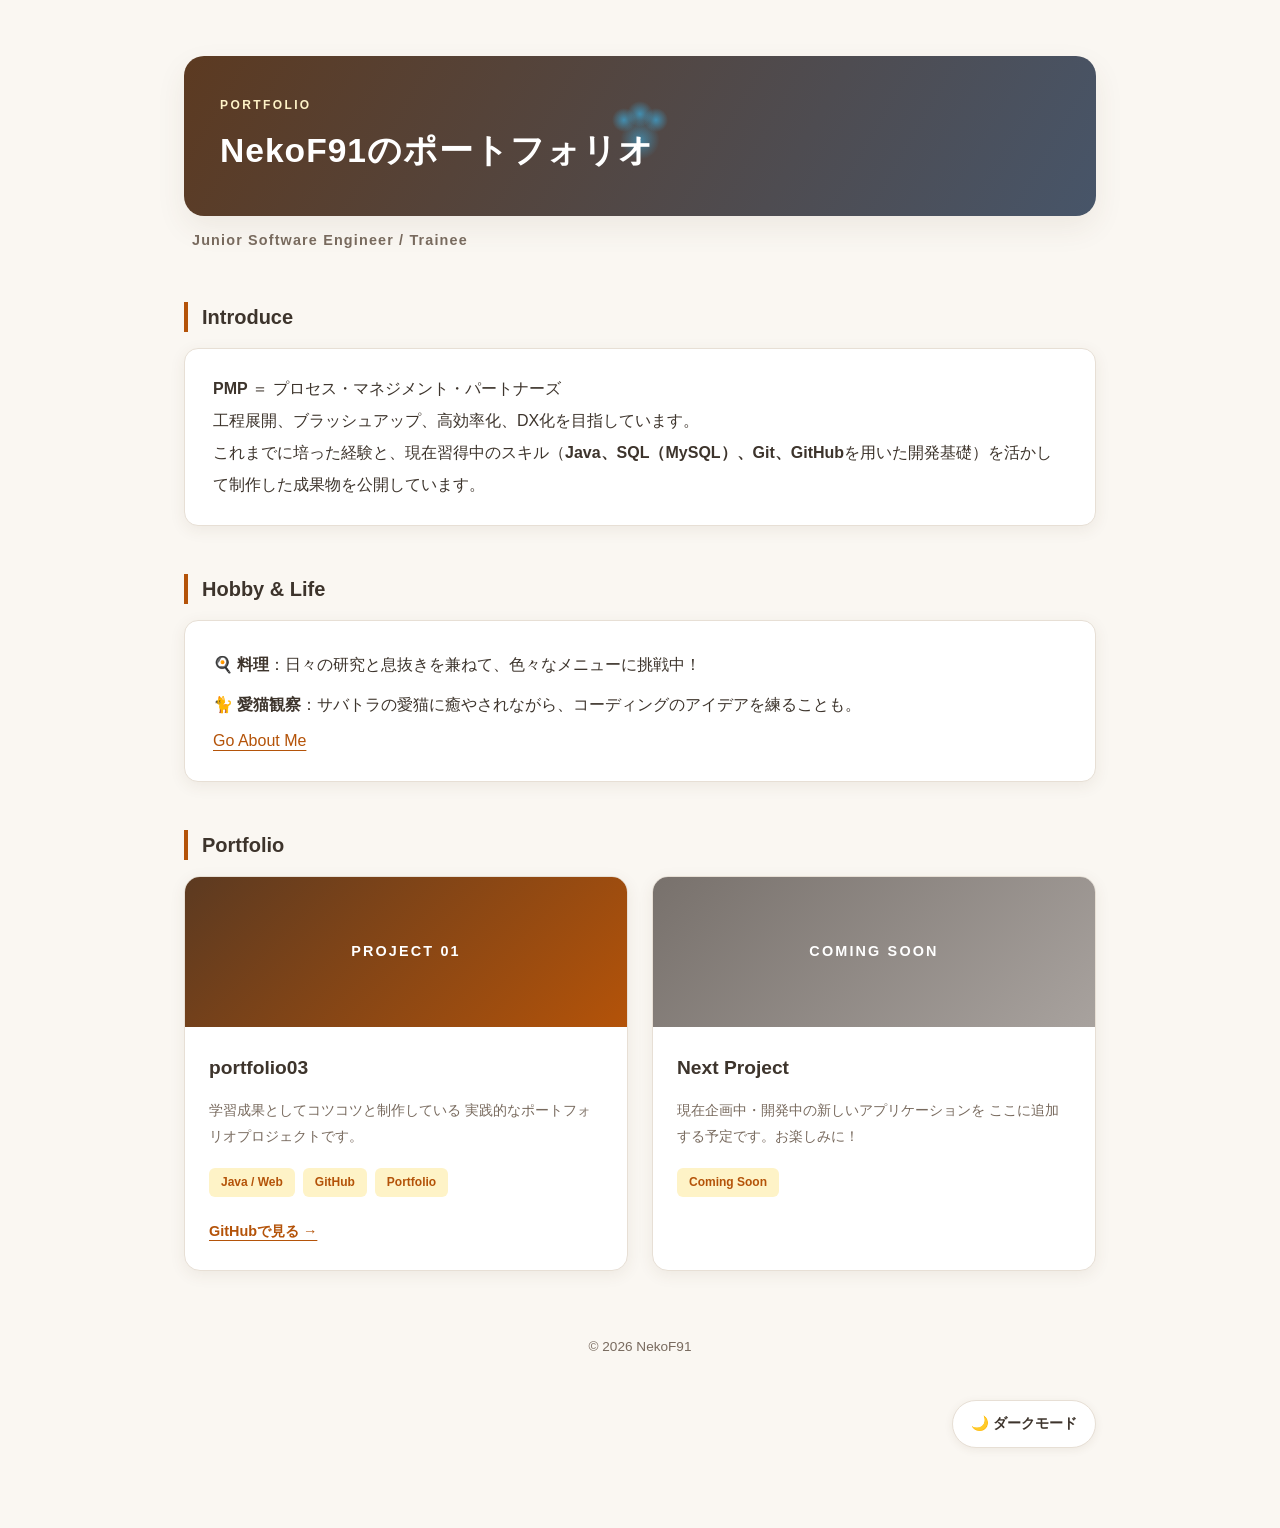
<file: index.html>
<!DOCTYPE html>
<html lang="ja">

<head>
	<meta charset="UTF-8">
	<meta name="viewport" content="width=device-width, initial-scale=1.0">
	<link rel="stylesheet" href="css/style.css">
	<script src="js/main.js" defer></script>
	<title>NekoF91 | Portfolio</title>
</head>

<body>
	<!-- ヘッダー（サイトの顔となる部分） -->
	<header class="site-header">
		<h1>NekoF91のポートフォリオ</h1>
		<p class="site-subtitle">Junior Software Engineer / Trainee</p>
	</header>

	<main>
		<!-- イントロダクション -->
		<section class="intro-section">
			<h2 class="reveal">Introduce</h2>
			<div class="intro-box">
				<p>
					<strong>PMP</strong> ＝ プロセス・マネジメント・パートナーズ<br>
					工程展開、ブラッシュアップ、高効率化、DX化を目指しています。<br>
					これまでに培った経験と、現在習得中のスキル（<strong>Java、SQL（MySQL）、Git、GitHub</strong>を用いた開発基礎）を活かして制作した成果物を公開しています。
				</p>
			</div>
		</section>

		<!-- 趣味・パーソナリティ -->
		<section class="hobby-section">
			<h2 class="reveal">Hobby & Life</h2>
			<div class="hobby-content">
				<p>🍳 <strong>料理</strong>：日々の研究と息抜きを兼ねて、色々なメニューに挑戦中！</p>
				<p>🐈 <strong>愛猫観察</strong>：サバトラの愛猫に癒やされながら、コーディングのアイデアを練ることも。</p>
				<a href="aboutme.html">Go About Me</a>
			</div>
		</section>
		

		<!-- ポートフォリオ作品一覧 -->
		<section class="portfolio-section">
			<h2 class="reveal">Portfolio</h2>
			<div class="portfolio-grid">
				<!-- 作品1：portfolio03 -->
				<article class="portfolio-card reveal">
					<div class="portfolio-image">
						<span>PROJECT 01</span>
					</div>
					<div class="portfolio-content">
						<h3>portfolio03</h3>
						<p class="portfolio-description">
							学習成果としてコツコツと制作している
							実践的なポートフォリオプロジェクトです。
						</p>
						<div class="portfolio-tags">
							<span>Java / Web</span>
							<span>GitHub</span>
							<span>Portfolio</span>
						</div>
						<a class="portfolio-link"
						   href="https://github.com/catnekoneko91-alt/portfolio03"
						   target="_blank"
						   rel="noopener noreferrer">
							GitHubで見る →
						</a>
					</div>
				</article>

				<!-- 作品2：今後追加予定 -->
				<article class="portfolio-card reveal">
					<div class="portfolio-image portfolio-image-next">
						<span>COMING SOON</span>
					</div>
					<div class="portfolio-content">
						<h3>Next Project</h3>
						<p class="portfolio-description">
							現在企画中・開発中の新しいアプリケーションを
							ここに追加する予定です。お楽しみに！
						</p>
						<div class="portfolio-tags">
							<span>Coming Soon</span>
						</div>
					</div>
				</article>
			</div>
		</section>
	</main>

	<!-- フッター -->
	<footer class="site-footer">
		<p>&copy; 2026 NekoF91</p>
	</footer>
	
	<!-- ダークモード切替ボタン -->
	<button id="themeToggle" class="theme-toggle" type="button" aria-pressed="false">
		🌙 ダークモード
	</button>
</body>

</html>
</file>
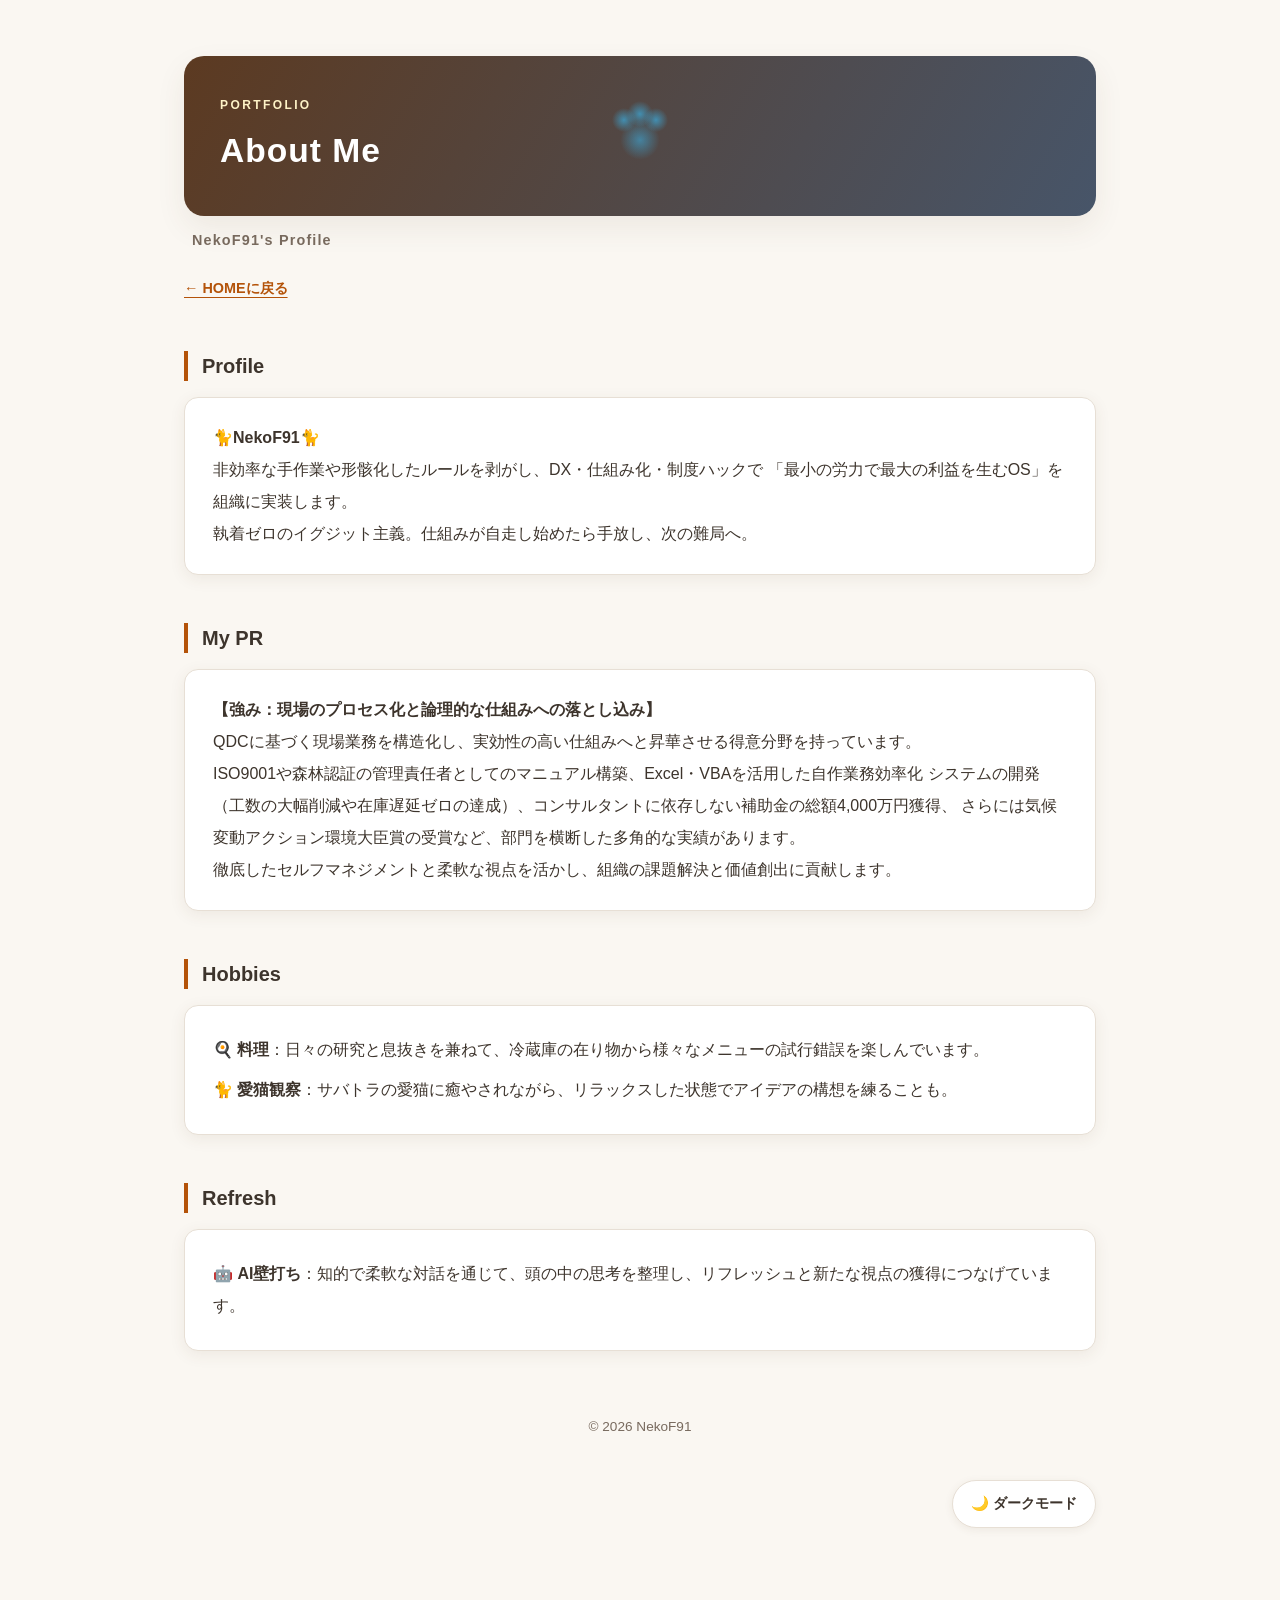
<file: aboutme.html>
<!DOCTYPE html>
<html lang="ja">

<head>
	<meta charset="UTF-8">
	<meta name="viewport" content="width=device-width, initial-scale=1.0">
	<link rel="stylesheet" href="css/style.css">
	<script src="js/main.js" defer></script>
	<title>About Me | NekoF91 Portfolio</title>
</head>

<body>
	<!-- ヘッダー -->
	<header class="site-header">
		<h1>About Me</h1>
		<p class="site-subtitle">NekoF91's Profile</p>
		<nav aria-label="ページナビ" style="margin-top: 20px;">
			<a href="index.html" class="portfolio-link">← HOMEに戻る</a>
		</nav>
	</header>
	
	<main>
		<!-- Profile：自己紹介、現在の取得中内容、仕事受注を目指す理由 -->
		<section class="intro-section">
			<h2 class="reveal">Profile</h2>
			<div class="intro-box">
				<p>
					<strong>🐈NekoF91🐈</strong><br>
					非効率な手作業や形骸化したルールを剥がし、DX・仕組み化・制度ハックで
					「最小の労力で最大の利益を生むOS」を組織に実装します。<br>
					執着ゼロのイグジット主義。仕組みが自走し始めたら手放し、次の難局へ。
				</p>
			</div>
		</section>

		<!-- My PR：自身の強み・長所と具体的な経験 -->
		<section class="portfolio-section">
			<h2 class="reveal">My PR</h2>
			<div class="intro-box">
				<p>
					<strong>【強み：現場のプロセス化と論理的な仕組みへの落とし込み】</strong><br>
					QDCに基づく現場業務を構造化し、実効性の高い仕組みへと昇華させる得意分野を持っています。<br>
					ISO9001や森林認証の管理責任者としてのマニュアル構築、Excel・VBAを活用した自作業務効率化
					システムの開発（工数の大幅削減や在庫遅延ゼロの達成）、コンサルタントに依存しない補助金の総額4,000万円獲得、
					さらには気候変動アクション環境大臣賞の受賞など、部門を横断した多角的な実績があります。<br>
					徹底したセルフマネジメントと柔軟な視点を活かし、組織の課題解決と価値創出に貢献します。
				</p>
			</div>
		</section>

		<!-- Hobbies：趣味や好きな事 -->
		<section class="hobby-section">
			<h2 class="reveal">Hobbies</h2>
			<div class="hobby-content">
				<p>🍳 <strong>料理</strong>：日々の研究と息抜きを兼ねて、冷蔵庫の在り物から様々なメニューの試行錯誤を楽しんでいます。</p>
				<p>🐈 <strong>愛猫観察</strong>：サバトラの愛猫に癒やされながら、リラックスした状態でアイデアの構想を練ることも。</p>
			</div>
		</section>

		<!-- Refresh：ストレス解消法や気分転換の方法 -->
		<section class="stress-section">
			<h2 class="reveal">Refresh</h2>
			<div class="hobby-content">
				<p>🤖 <strong>AI壁打ち</strong>：知的で柔軟な対話を通じて、頭の中の思考を整理し、リフレッシュと新たな視点の獲得につなげています。</p>
			</div>
		</section>
	</main>

	<!-- フッター -->
	<footer class="site-footer">
		<p>&copy; 2026 NekoF91</p>
	</footer>

	<!-- ダークモード切替ボタン -->
	<button id="themeToggle" class="theme-toggle" type="button" aria-pressed="false">
		🌙 ダークモード
	</button>
</body>

</html>
</file>
<file: css/style.css>
/* =========================================================
   カラー変数（ここを変えるだけで全体の色味が変わります！）
   ※現在は「カフェ＆三毛猫（ウォーム系）」を設定中
   ========================================================= */
:root {
    --bg-page: #faf7f2;              /* ページ全体の背景（温かみのあるクリーム） */
    --bg-card: #ffffff;              /* カードの背景 */
    --text-main: #3d342c;            /* メイン文字色（濃いブラウン） */
    --text-muted: #786a5e;           /* 補足文字色 */
    --accent-dark: #5c3a21;          /* 濃いアクセント（エスプレッソブラウン） */
    --accent-main: #b45309;          /* メインアクセント（キャラメル・テラコッタ） */
    --accent-light: #fef3c7;         /* 薄いアクセント（タグ背景など） */
    --accent-glow: rgba(251, 191, 36, 0.35); /* マウス連動の光の色 */
    --border-color: #e7dfd5;         /* 枠線 */
    --shadow-color: rgba(92, 58, 33, 0.08);
}

/* ダークモード用の色設定 */
html.dark {
    --bg-page: #181412;
    --bg-card: #241e1b;
    --text-main: #e7e0d8;
    --text-muted: #a89b91;
    --accent-dark: #452715;
    --accent-main: #f59e0b;          /* 暗闇で光る猫の瞳のようなアンバー */
    --accent-light: #3f2817;
    --accent-glow: rgba(245, 158, 11, 0.3);
    --border-color: #3d332d;
    --shadow-color: rgba(0, 0, 0, 0.35);
}


/* =========================================================
   共通設定・ベース
   ========================================================= */
*, *::before, *::after {
    box-sizing: border-box;
}

html {
    min-height: 100%;
    background-color: var(--bg-page);
    transition: background-color 0.3s ease;
}

body {
    max-width: 960px;
    margin: 0 auto;
    padding: 56px 24px 80px;
    font-family: "Segoe UI", "Hiragino Kaku Gothic ProN",
        "Yu Gothic", Meiryo, sans-serif;
    color: var(--text-main);
    line-height: 1.8;
    overflow-wrap: anywhere;
}


/* =========================================================
   ヘッダー・タイトル
   ========================================================= */
.site-header {
    margin-bottom: 44px;
}

h1 {
    margin: 0;
    padding: 40px 36px;
    border-radius: 20px;
    background:
        radial-gradient(circle at var(--mouse-x, 50%) var(--mouse-y, 50%),
            var(--accent-glow), transparent 45%),
        linear-gradient(120deg, var(--accent-dark), var(--accent-main));
    box-shadow: 0 12px 30px var(--shadow-color);
    color: #ffffff;
    font-size: clamp(1.5rem, 3.5vw, 2.1rem);
    line-height: 1.5;
    letter-spacing: 0.03em;
}

h1::before {
    content: "PORTFOLIO";
    display: block;
    margin-bottom: 12px;
    color: var(--accent-light);
    font-size: 0.75rem;
    font-weight: 600;
    letter-spacing: 0.2em;
}

.site-subtitle {
    margin: 12px 0 0 8px;
    padding: 0;
    border: none;
    background: transparent;
    box-shadow: none;
    color: var(--text-muted);
    font-size: 0.9rem;
    font-weight: 600;
    letter-spacing: 0.08em;
}


/* =========================================================
   見出し・テキスト・セクション
   ========================================================= */
h2 {
    margin: 48px 0 16px;
    padding-left: 14px;
    border-left: 4px solid var(--accent-main);
    color: var(--text-main);
    font-size: 1.25rem;
    line-height: 1.5;
}

.intro-box p,
.hobby-content {
    margin: 0;
    padding: 24px 28px;
    border: 1px solid var(--border-color);
    border-radius: 14px;
    background-color: var(--bg-card);
    box-shadow: 0 4px 16px var(--shadow-color);
    line-height: 2;
}

.hobby-content p {
    margin: 0;
    padding: 4px 0;
    border: none;
    background: transparent;
    box-shadow: none;
}


/* =========================================================
   リンク・ボタン共通
   ========================================================= */
a {
    color: var(--accent-main);
    text-decoration-thickness: 1px;
    text-underline-offset: 4px;
    transition: opacity 0.2s ease;
}

a:hover {
    opacity: 0.8;
    text-decoration-thickness: 2px;
}

a:focus-visible,
.theme-toggle:focus-visible {
    outline: 3px solid var(--accent-main);
    outline-offset: 3px;
}

.theme-toggle {
    display: block;
    margin: 40px 0 0 auto;
    padding: 10px 18px;
    border: 1px solid var(--border-color);
    border-radius: 999px;
    background: var(--bg-card);
    color: var(--text-main);
    font: inherit;
    font-size: 0.9rem;
    font-weight: 700;
    cursor: pointer;
    box-shadow: 0 2px 8px var(--shadow-color);
    transition: background-color 0.2s, transform 0.2s, border-color 0.2s;
}

.theme-toggle:hover {
    border-color: var(--accent-main);
    transform: translateY(-2px);
}


/* =========================================================
   JavaScript と組み合わせた演出
   ========================================================= */
.js-enabled .reveal {
    opacity: 0;
    transform: translateY(22px);
    transition: opacity 0.7s ease, transform 0.7s ease;
}

.js-enabled .reveal.is-visible {
    opacity: 1;
    transform: translateY(0);
}


/* ==========================================
   ポートフォリオ一覧（グリッド・カード）
   ========================================== */
.portfolio-grid {
    display: grid;
    grid-template-columns: repeat(2, minmax(0, 1fr));
    gap: 24px;
}

.portfolio-grid .portfolio-card {
    padding: 0;
    overflow: hidden;
    background: var(--bg-card);
    border: 1px solid var(--border-color);
    border-radius: 16px;
    box-shadow: 0 4px 16px var(--shadow-color);
    color: var(--text-main);
    transition: transform 0.25s ease, box-shadow 0.25s ease, opacity 0.7s ease;
}

.portfolio-grid .portfolio-card.is-visible:hover {
    transform: translateY(-5px);
    box-shadow: 0 12px 32px var(--shadow-color);
}

.portfolio-image {
    display: flex;
    align-items: center;
    justify-content: center;
    height: 150px;
    background: linear-gradient(135deg, var(--accent-dark), var(--accent-main));
    color: #ffffff;
    font-size: 0.9rem;
    font-weight: 700;
    letter-spacing: 0.15em;
}

.portfolio-image-next {
    background: linear-gradient(135deg, #78716c, #a8a29e);
}

.portfolio-content {
    padding: 24px;
}

.portfolio-content h3 {
    margin: 0 0 12px;
    color: var(--text-main);
    font-size: 1.2rem;
}

.portfolio-grid .portfolio-description {
    margin: 0 0 18px;
    padding: 0;
    border: none;
    background: transparent;
    box-shadow: none;
    color: var(--text-muted);
    font-size: 0.9rem;
    line-height: 1.8;
}

.portfolio-tags {
    display: flex;
    flex-wrap: wrap;
    gap: 8px;
    margin-bottom: 20px;
}

.portfolio-tags span {
    padding: 4px 12px;
    border-radius: 6px;
    background: var(--accent-light);
    color: var(--accent-main);
    font-size: 0.75rem;
    font-weight: 700;
}

.portfolio-link {
    display: inline-block;
    font-size: 0.9rem;
    font-weight: 700;
}

.site-footer {
    margin-top: 64px;
    text-align: center;
    color: var(--text-muted);
    font-size: 0.85rem;
}


/* ==========================================
   レスポンシブ・アクセシビリティ
   ========================================== */
@media (max-width: 600px) {
    body {
        padding: 28px 16px 48px;
    }

    h1 {
        padding: 28px 20px;
        border-radius: 16px;
    }

    h2 {
        margin-top: 36px;
        font-size: 1.1rem;
    }

    .intro-box p,
    .hobby-content {
        padding: 20px;
    }

    .portfolio-grid {
        grid-template-columns: 1fr;
    }

    .portfolio-image {
        height: 130px;
    }

    .portfolio-content {
        padding: 20px;
    }
}

@media (prefers-reduced-motion: reduce) {
    .js-enabled .reveal {
        opacity: 1;
        transform: none;
        transition: none;
    }

    .theme-toggle,
    .portfolio-grid .portfolio-card {
        transition: none;
    }

    .theme-toggle:hover,
    .portfolio-grid .portfolio-card.is-visible:hover {
        transform: none;
    }
}
/* タイトル上をマウスが動くと、指が3個の肉球の光が動く */
h1 {
    background:
        /* 指1：左上の指 */
        radial-gradient(circle 12px at calc(var(--mouse-x, 50%) - 16px) calc(var(--mouse-y, 50%) - 16px), rgba(56, 189, 248, 0.6), transparent 100%),
        /* 指2：真上の指 */
        radial-gradient(circle 13px at var(--mouse-x, 50%) calc(var(--mouse-y, 50%) - 22px), rgba(56, 189, 248, 0.6), transparent 100%),
        /* 指3：右上の指 */
        radial-gradient(circle 12px at calc(var(--mouse-x, 50%) + 16px) calc(var(--mouse-y, 50%) - 16px), rgba(56, 189, 248, 0.6), transparent 100%),
        /* 肉球の中央の大きなパッド（ふっくらした部分） */
        radial-gradient(circle 28px at var(--mouse-x, 50%) calc(var(--mouse-y, 50%) + 4px), rgba(56, 189, 248, 0.5), transparent 70%),
        /* 全体のベースのグラデーション */
        linear-gradient(120deg, var(--accent-dark), #475569);
}
</file>
